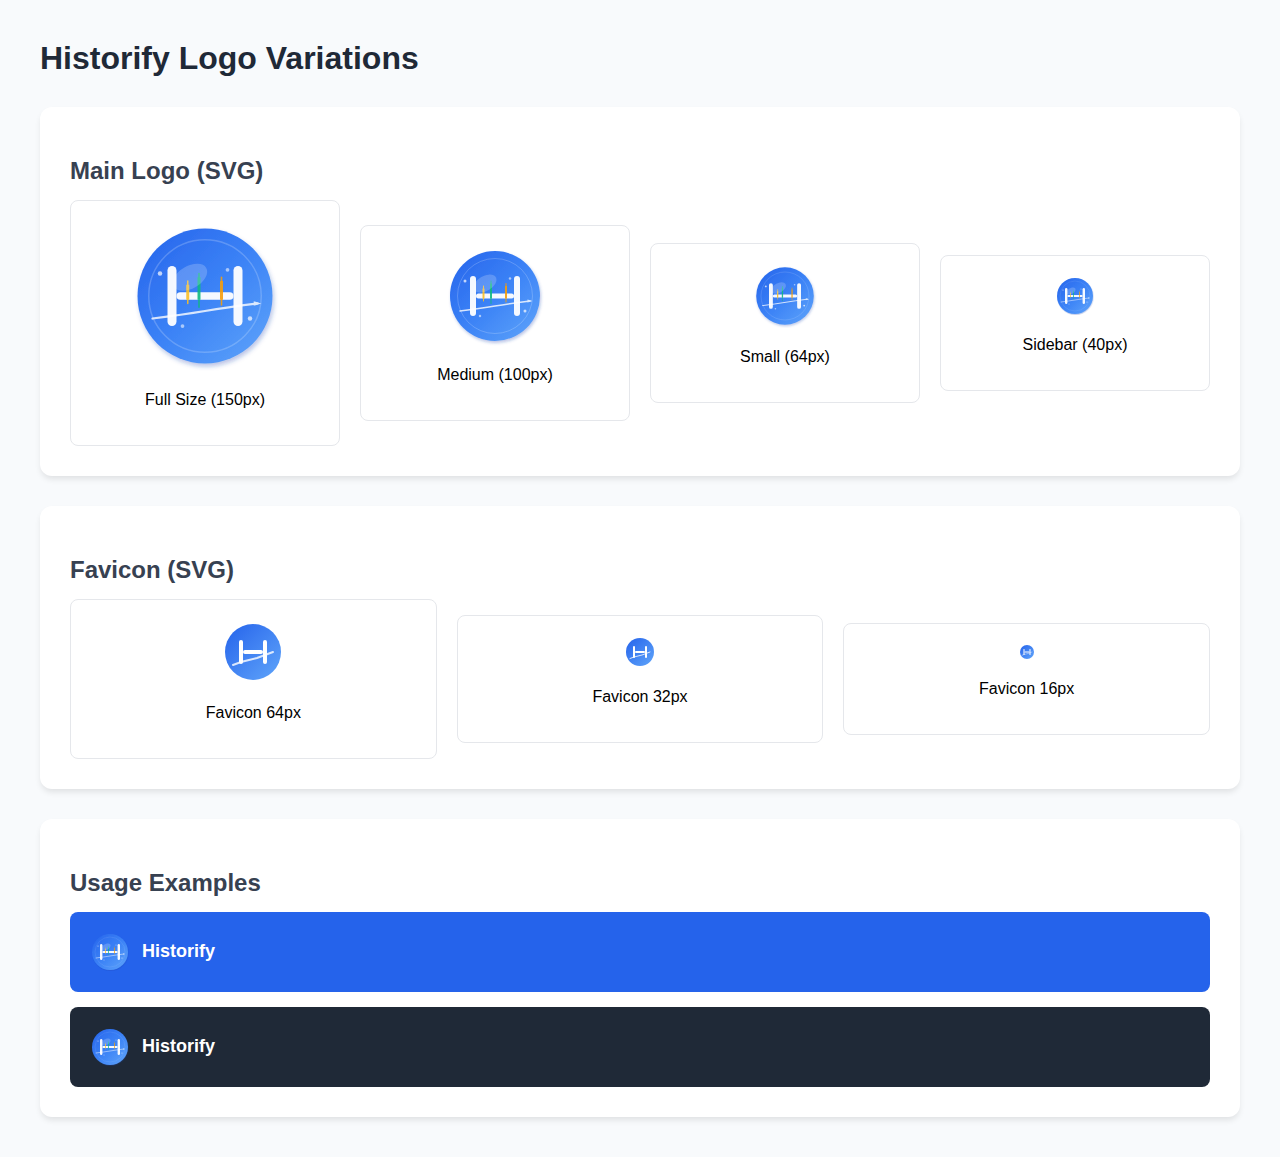
<file: historify/app/static/image/logo_preview.html>
<!DOCTYPE html>
<html lang="en">
<head>
    <meta charset="UTF-8">
    <meta name="viewport" content="width=device-width, initial-scale=1.0">
    <title>Historify Logo Preview</title>
    <style>
        body {
            font-family: 'Inter', Arial, sans-serif;
            margin: 40px;
            background: #f8fafc;
        }
        .logo-preview {
            background: white;
            padding: 30px;
            border-radius: 12px;
            box-shadow: 0 4px 6px -1px rgba(0, 0, 0, 0.1);
            margin-bottom: 30px;
        }
        .logo-grid {
            display: grid;
            grid-template-columns: repeat(auto-fit, minmax(200px, 1fr));
            gap: 20px;
            align-items: center;
        }
        .logo-item {
            text-align: center;
            padding: 20px;
            border: 1px solid #e5e7eb;
            border-radius: 8px;
        }
        h1 { color: #1f2937; margin-bottom: 30px; }
        h2 { color: #374151; margin-bottom: 15px; }
        .size-demo {
            display: flex;
            align-items: center;
            gap: 15px;
            margin: 20px 0;
        }
    </style>
</head>
<body>
    <h1>Historify Logo Variations</h1>
    
    <div class="logo-preview">
        <h2>Main Logo (SVG)</h2>
        <div class="logo-grid">
            <div class="logo-item">
                <img src="historify_logo.svg" alt="Historify Logo" style="width: 150px; height: 150px;">
                <p>Full Size (150px)</p>
            </div>
            <div class="logo-item">
                <img src="historify_logo.svg" alt="Historify Logo" style="width: 100px; height: 100px;">
                <p>Medium (100px)</p>
            </div>
            <div class="logo-item">
                <img src="historify_logo.svg" alt="Historify Logo" style="width: 64px; height: 64px;">
                <p>Small (64px)</p>
            </div>
            <div class="logo-item">
                <img src="historify_logo.svg" alt="Historify Logo" style="width: 40px; height: 40px;">
                <p>Sidebar (40px)</p>
            </div>
        </div>
    </div>
    
    <div class="logo-preview">
        <h2>Favicon (SVG)</h2>
        <div class="logo-grid">
            <div class="logo-item">
                <img src="historify_favicon.svg" alt="Historify Favicon" style="width: 64px; height: 64px;">
                <p>Favicon 64px</p>
            </div>
            <div class="logo-item">
                <img src="historify_favicon.svg" alt="Historify Favicon" style="width: 32px; height: 32px;">
                <p>Favicon 32px</p>
            </div>
            <div class="logo-item">
                <img src="historify_favicon.svg" alt="Historify Favicon" style="width: 16px; height: 16px;">
                <p>Favicon 16px</p>
            </div>
        </div>
    </div>
    
    <div class="logo-preview">
        <h2>Usage Examples</h2>
        <div style="background: #2563eb; padding: 20px; border-radius: 8px; color: white; margin-bottom: 15px;">
            <div style="display: flex; align-items: center; gap: 12px;">
                <img src="historify_logo.svg" alt="Historify" style="width: 40px; height: 40px;">
                <span style="font-size: 18px; font-weight: 600;">Historify</span>
            </div>
        </div>
        
        <div style="background: #1f2937; padding: 20px; border-radius: 8px; color: white;">
            <div style="display: flex; align-items: center; gap: 12px;">
                <img src="historify_logo.svg" alt="Historify" style="width: 40px; height: 40px;">
                <span style="font-size: 18px; font-weight: 600;">Historify</span>
            </div>
        </div>
    </div>
</body>
</html>
</file>
